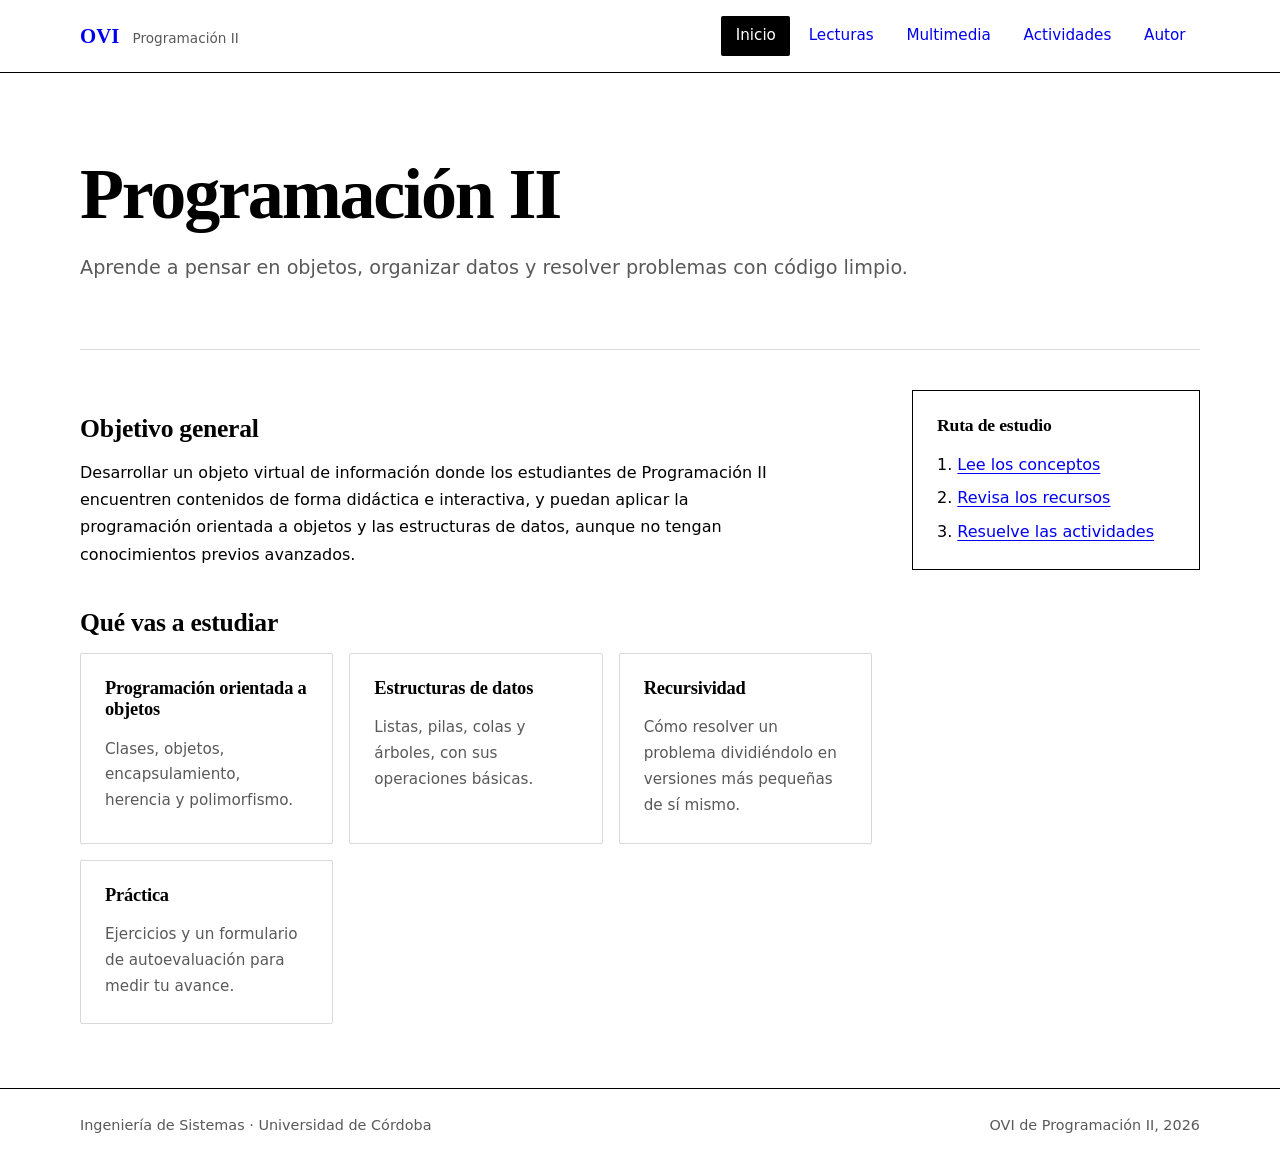
<file: index.html>
<!DOCTYPE html>
<html lang="es">
<head>
  <meta charset="UTF-8">
  <meta name="viewport" content="width=device-width, initial-scale=1">
  <title>Inicio</title>
  <link rel="stylesheet" href="css/style.css">
</head>
<body>
  <a class="skip" href="#main">Saltar al contenido</a>
  <header class="site-header">
    <div class="container header__inner flex flex--between flex--wrap">
      <a class="brand" href="index.html">OVI <small>Programación II</small></a>
      <nav aria-label="Principal"><ul class="nav">
<li><a href="index.html" aria-current="page">Inicio</a></li>
<li><a href="lecturas.html">Lecturas</a><ul class="submenu"><li><a href="lectura-poo.html">Introducción a la POO</a></li><li><a href="lectura-clases-objetos.html">Clases y objetos</a></li><li><a href="lectura-herencia-polimorfismo.html">Herencia y polimorfismo</a></li><li><a href="lectura-estructuras-datos.html">Estructuras de datos</a></li><li><a href="lectura-recursividad.html">Recursividad</a></li></ul></li>
<li><a href="multimedia.html">Multimedia</a></li>
<li><a href="actividades.html">Actividades</a></li>
<li><a href="autores.html">Autor</a></li>
</ul></nav>
    </div>
  </header>
  <main id="main" class="container">

<section class="hero">
  <h1>Programación II</h1>
  <p class="lead">Aprende a pensar en objetos, organizar datos y resolver problemas con código limpio.</p>
</section>
<div class="layout">
  <div class="content">
    <article>
      <h2>Objetivo general</h2>
      <p>Desarrollar un objeto virtual de información donde los estudiantes de Programación II encuentren contenidos de forma didáctica e interactiva, y puedan aplicar la programación orientada a objetos y las estructuras de datos, aunque no tengan conocimientos previos avanzados.</p>
    </article>
    <section aria-labelledby="temas">
      <h2 id="temas">Qué vas a estudiar</h2>
      <ul class="grid-cards">
        <li class="card"><h3>Programación orientada a objetos</h3><p>Clases, objetos, encapsulamiento, herencia y polimorfismo.</p></li>
        <li class="card"><h3>Estructuras de datos</h3><p>Listas, pilas, colas y árboles, con sus operaciones básicas.</p></li>
        <li class="card"><h3>Recursividad</h3><p>Cómo resolver un problema dividiéndolo en versiones más pequeñas de sí mismo.</p></li>
        <li class="card"><h3>Práctica</h3><p>Ejercicios y un formulario de autoevaluación para medir tu avance.</p></li>
      </ul>
    </section>
  </div>
  <aside class="sidebar" aria-labelledby="ruta">
    <h2 id="ruta">Ruta de estudio</h2>
    <ol>
      <li><a href="lecturas.html">Lee los conceptos</a></li>
      <li><a href="multimedia.html">Revisa los recursos</a></li>
      <li><a href="actividades.html">Resuelve las actividades</a></li>
    </ol>
  </aside>
</div>
  </main>
  <footer class="site-footer">
    <div class="container footer__inner flex flex--between">
      <p>Ingeniería de Sistemas · Universidad de Córdoba</p>
      <p>OVI de Programación II, 2026</p>
    </div>
  </footer>
</body>
</html>
</file>
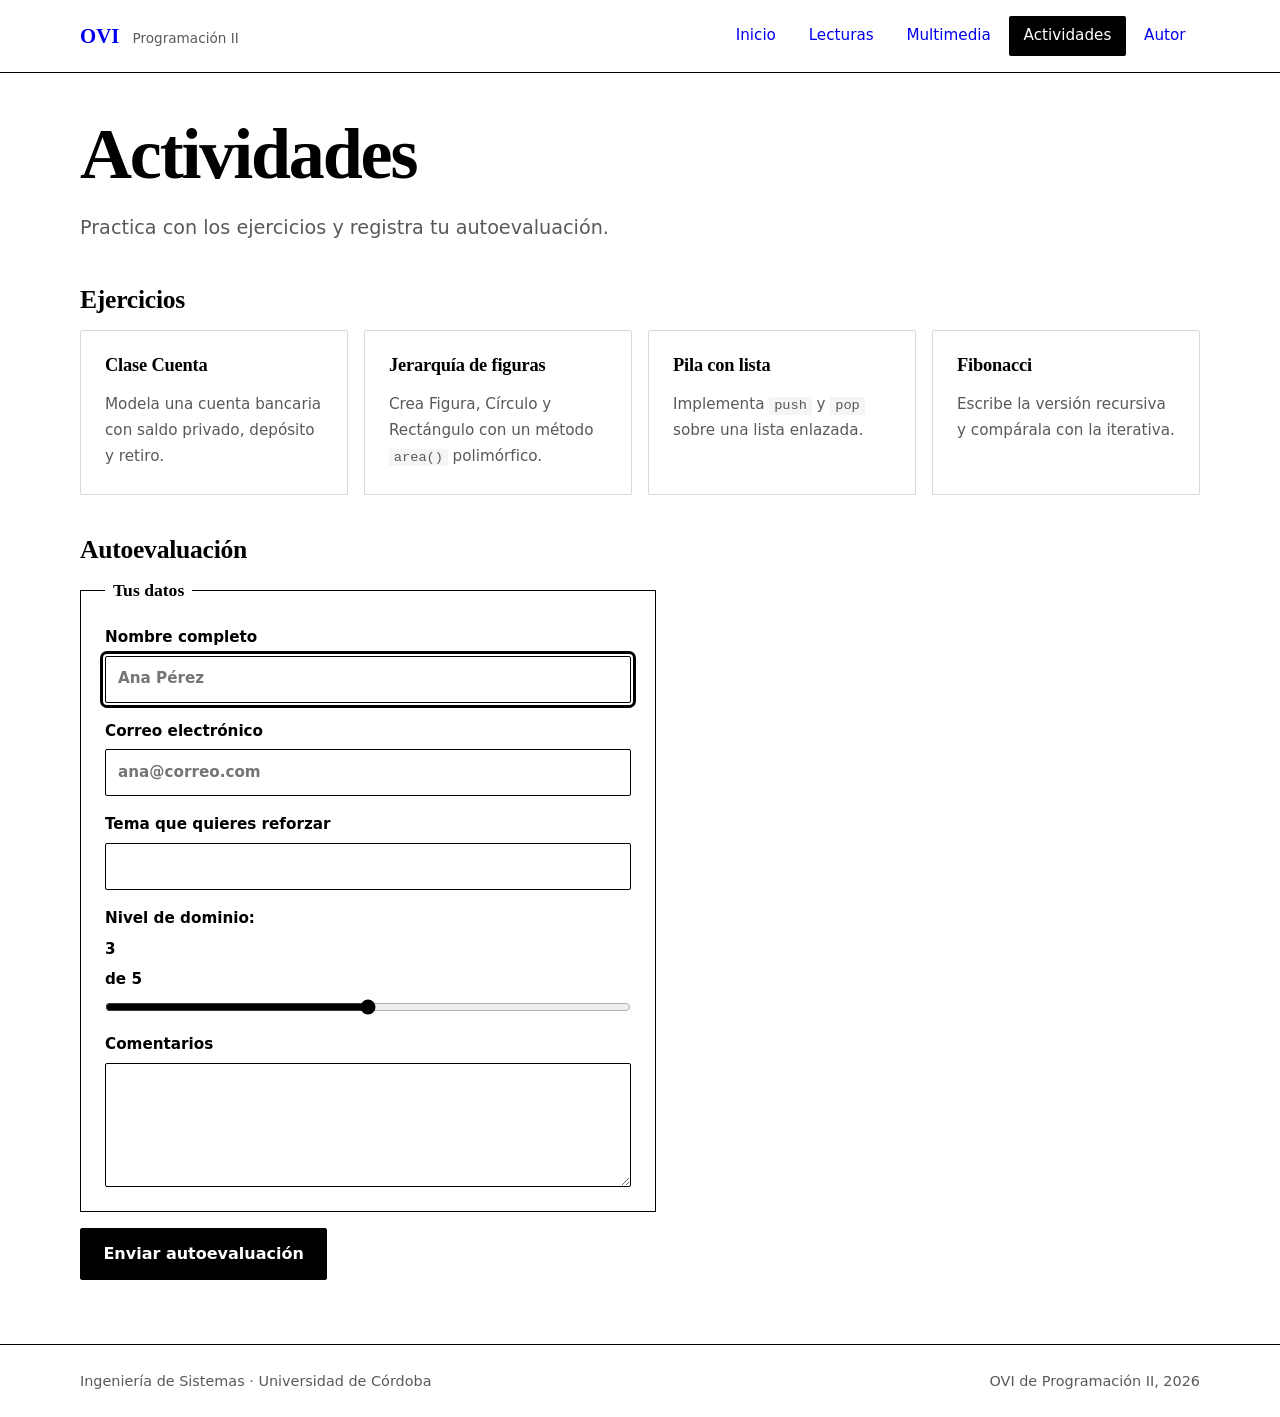
<file: actividades.html>
<!DOCTYPE html>
<html lang="es">
<head>
  <meta charset="UTF-8">
  <meta name="viewport" content="width=device-width, initial-scale=1">
  <title>Actividades</title>
  <link rel="stylesheet" href="css/style.css">
</head>
<body>
  <a class="skip" href="#main">Saltar al contenido</a>
  <header class="site-header">
    <div class="container header__inner flex flex--between flex--wrap">
      <a class="brand" href="../index.html">OVI <small>Programación II</small></a>
      <nav aria-label="Principal"><ul class="nav">
        <li><a href="index.html">Inicio</a></li>
        <li><a href="lecturas.html">Lecturas</a><ul class="submenu"><li><a href="lectura-poo.html">Introducción a la POO</a></li><li><a href="lectura-clases-objetos.html">Clases y objetos</a></li><li><a href="lectura-herencia-polimorfismo.html">Herencia y polimorfismo</a></li><li><a href="lectura-estructuras-datos.html">Estructuras de datos</a></li><li><a href="lectura-recursividad.html">Recursividad</a></li></ul></li>
        <li><a href="multimedia.html">Multimedia</a></li>
        <li><a href=".actividades.html" aria-current="page">Actividades</a></li>
        <li><a href="autores.html">Autor</a></li>
        </ul></nav>
    </div>
  </header>
  <main id="main" class="container">
    <header class="page-title">
    <h1>Actividades</h1>
    <p class="lead">Practica con los ejercicios y registra tu autoevaluación.</p>
    </header>
    <div class="content">
        <section aria-labelledby="ej">
            <h2 id="ej">Ejercicios</h2>
            <ul class="grid-cards">
            <li class="card"><h3>Clase Cuenta</h3><p>Modela una cuenta bancaria con saldo privado, depósito y retiro.</p></li>
            <li class="card"><h3>Jerarquía de figuras</h3><p>Crea Figura, Círculo y Rectángulo con un método <code>area()</code> polimórfico.</p></li>
            <li class="card"><h3>Pila con lista</h3><p>Implementa <code>push</code> y <code>pop</code> sobre una lista enlazada.</p></li>
            <li class="card"><h3>Fibonacci</h3><p>Escribe la versión recursiva y compárala con la iterativa.</p></li>
            </ul>
        </section>
        <section aria-labelledby="auto">
        <h2 id="auto">Autoevaluación</h2>
        <form action="#" method="get">
            <fieldset>
                <legend>Tus datos</legend>
                <label>Nombre completo<input type="text" name="nombre" placeholder="Ana Pérez" required autofocus></label>
                <label>Correo electrónico<input type="email" name="correo" placeholder="ana@correo.com" required></label>
                <label>Tema que quieres reforzar<input type="text" name="tema" list="temas" required></label>
                <datalist id="temas"><option value="Clases y objetos"><option value="Herencia"><option value="Polimorfismo"><option value="Pilas y colas"><option value="Recursividad"></datalist>
                <label>Nivel de dominio: <output id="nv">3</output> de 5<input type="range" name="nivel" min="1" max="5" value="3" oninput="nv.value=this.value"></label>
                <label>Comentarios<textarea name="comentarios" rows="4"></textarea></label>
            </fieldset>
            <button type="submit">Enviar autoevaluación</button>
            </form>
  </section>
</div>
  </main>
  <footer class="site-footer">
    <div class="container footer__inner flex flex--between">
      <p>Ingeniería de Sistemas · Universidad de Córdoba</p>
      <p>OVI de Programación II, 2026</p>
    </div>
  </footer>
</body>
</html>
</file>
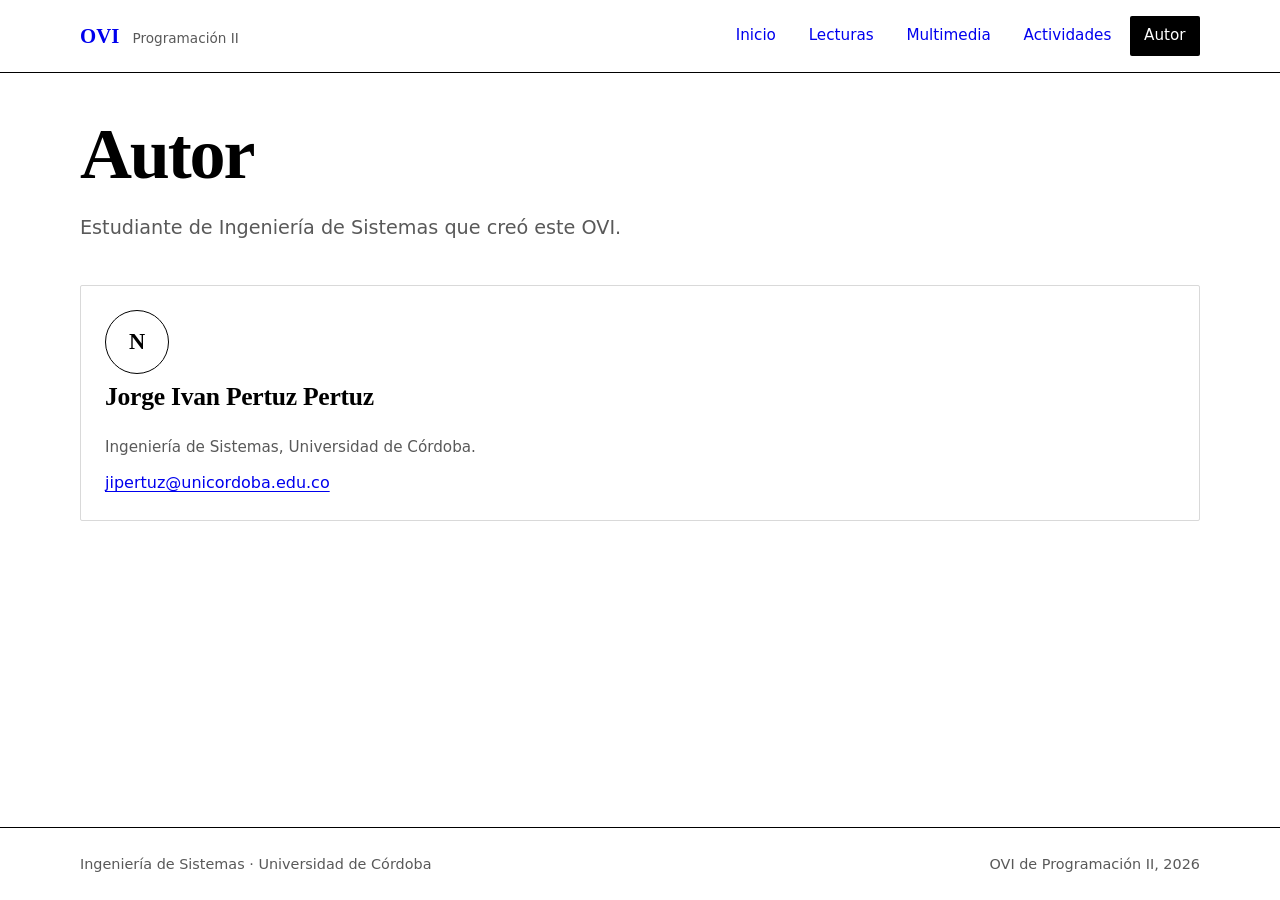
<file: autores.html>
<!DOCTYPE html>
<html lang="es">
<head>
  <meta charset="UTF-8">
  <meta name="viewport" content="width=device-width, initial-scale=1">
  <title>Autor</title>
  <link rel="stylesheet" href="css/style.css">
</head>
<body>
  <a class="skip" href="#main">Saltar al contenido</a>
  <header class="site-header">
    <div class="container header__inner flex flex--between flex--wrap">
      <a class="brand" href="../index.html">OVI <small>Programación II</small></a>
      <nav aria-label="Principal"><ul class="nav">
        <li><a href="index.html">Inicio</a></li>
        <li><a href="lecturas.html">Lecturas</a><ul class="submenu"><li><a href="lectura-poo.html">Introducción a la POO</a></li><li><a href="lectura-clases-objetos.html">Clases y objetos</a></li><li><a href="lectura-herencia-polimorfismo.html">Herencia y polimorfismo</a></li><li><a href="lectura-estructuras-datos.html">Estructuras de datos</a></li><li><a href="lectura-recursividad.html">Recursividad</a></li></ul></li>
        <li><a href="multimedia.html">Multimedia</a></li>
        <li><a href="actividades.html">Actividades</a></li>
        <li><a href="autores.html" aria-current="page">Autor</a></li>
        </ul></nav>
    </div>
  </header>
  <main id="main" class="container">
    <header class="page-title">
        <h1>Autor</h1>
        <p class="lead">Estudiante de Ingeniería de Sistemas que creó este OVI.</p>
    </header>
    <ul class="grid-cards">
    <li class="card card--author"><span class="avatar" aria-hidden="true">N</span><h2>Jorge Ivan Pertuz Pertuz</h2><p>Ingeniería de Sistemas, Universidad de Córdoba.</p><a href="mailto:correo@ejemplo.com">jipertuz@unicordoba.edu.co</a></li>
    </ul>
  </main>
  <footer class="site-footer">
    <div class="container footer__inner flex flex--between">
      <p>Ingeniería de Sistemas · Universidad de Córdoba</p>
      <p>OVI de Programación II, 2026</p>
    </div>
  </footer>
</body>
</html>
</file>
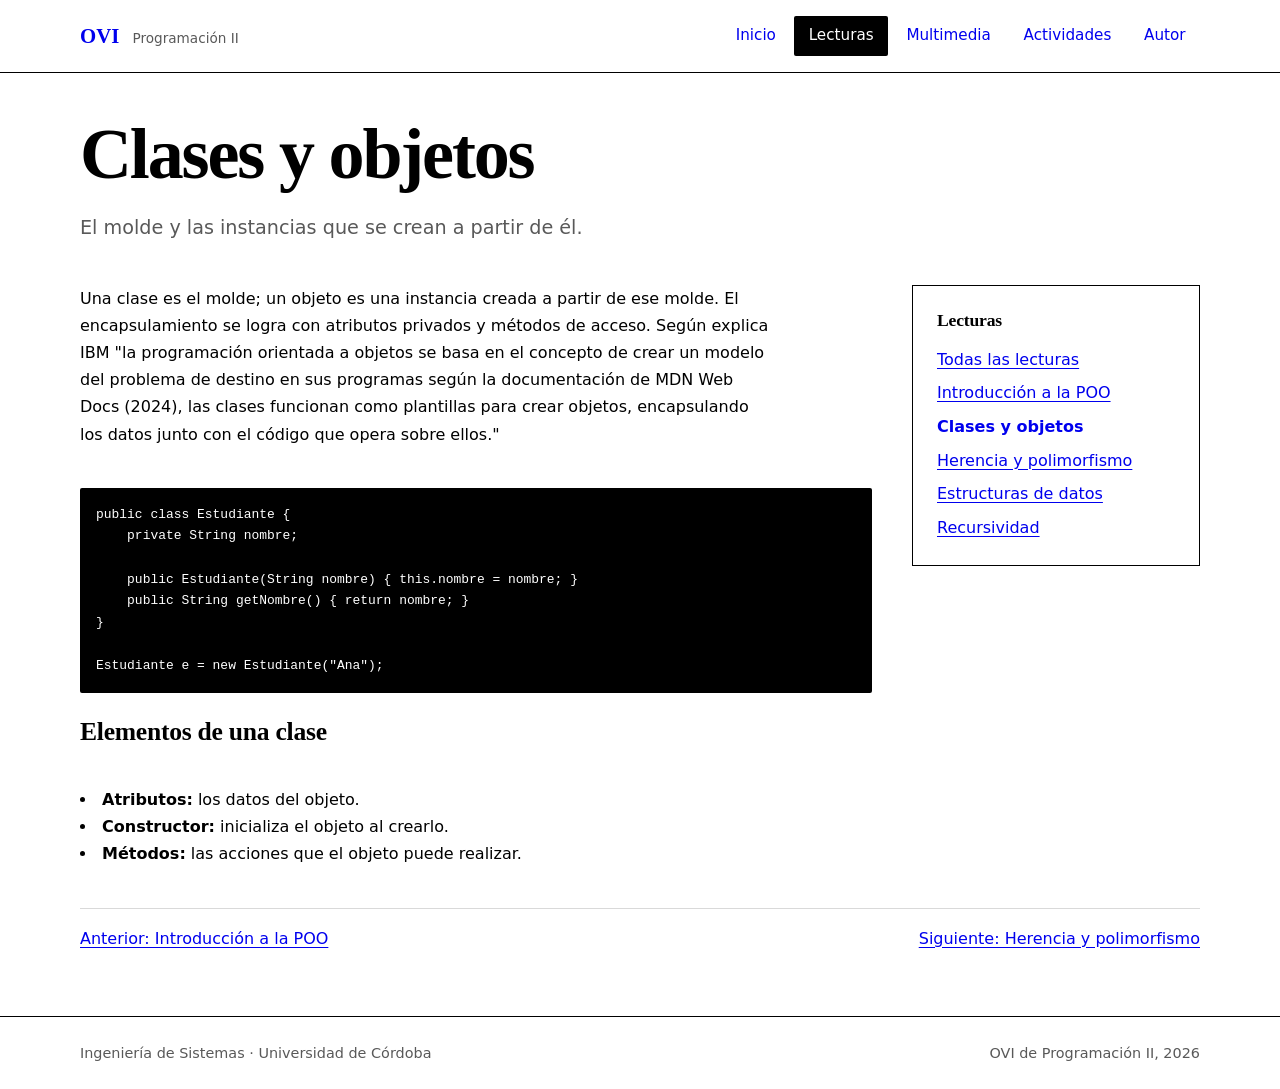
<file: lectura-clases-objetos.html>
<!DOCTYPE html>
<html lang="es">
<head>
  <meta charset="UTF-8">
  <meta name="viewport" content="width=device-width, initial-scale=1">
  <title>Clases y objetos</title>
  <link rel="stylesheet" href="css/style.css">
</head>
<body>
  <a class="skip" href="#main">Saltar al contenido</a>
  <header class="site-header">
    <div class="container header__inner flex flex--between flex--wrap">
      <a class="brand" href="../index.html">OVI <small>Programación II</small></a>
      <nav aria-label="Principal"><ul class="nav">
<li><a href="index.html">Inicio</a></li>
<li><a href="lecturas.html" aria-current="page">Lecturas</a><ul class="submenu"><li><a href="lectura-poo.html">Introducción a la POO</a></li><li><a href="lectura-clases-objetos.html">Clases y objetos</a></li><li><a href="lectura-herencia-polimorfismo.html">Herencia y polimorfismo</a></li><li><a href="lectura-estructuras-datos.html">Estructuras de datos</a></li><li><a href="lectura-recursividad.html">Recursividad</a></li></ul></li>
<li><a href="multimedia.html">Multimedia</a></li>
<li><a href="actividades.html">Actividades</a></li>
<li><a href="autores.html">Autor</a></li>
</ul></nav>
    </div>
  </header>
  <main id="main" class="container">
<header class="page-title"><h1>Clases y objetos</h1><p class="lead">El molde y las instancias que se crean a partir de él.</p></header><div class="layout"><article class="content">
<p>Una clase es el molde; un objeto es una instancia creada a partir de ese molde. El encapsulamiento se logra con atributos privados y métodos de acceso. Según explica IBM "la programación orientada a objetos se basa en el concepto de crear un modelo del problema de destino en sus programas según la documentación de MDN Web Docs (2024), las clases funcionan como plantillas para crear objetos, encapsulando los datos junto con el código que opera sobre ellos."</p>
<pre><code>public class Estudiante {
    private String nombre;

    public Estudiante(String nombre) { this.nombre = nombre; }
    public String getNombre() { return nombre; }
}

Estudiante e = new Estudiante("Ana");</code></pre>
<h2>Elementos de una clase</h2>
<ul><li><strong>Atributos:</strong> los datos del objeto.</li><li><strong>Constructor:</strong> inicializa el objeto al crearlo.</li><li><strong>Métodos:</strong> las acciones que el objeto puede realizar.</li></ul></article><aside class="sidebar" aria-labelledby="lst"><h2 id="lst">Lecturas</h2><ul><li><a href="lecturas.html">Todas las lecturas</a></li><li><a href="lectura-poo.html">Introducción a la POO</a></li><li><a href="lectura-clases-objetos.html" aria-current="page">Clases y objetos</a></li><li><a href="lectura-herencia-polimorfismo.html">Herencia y polimorfismo</a></li><li><a href="lectura-estructuras-datos.html">Estructuras de datos</a></li><li><a href="lectura-recursividad.html">Recursividad</a></li></ul></aside></div><nav class="pager flex flex--between flex--wrap" aria-label="Navegación entre lecturas"><a href="lectura-poo.html" rel="prev">Anterior: Introducción a la POO</a><a href="lectura-herencia-polimorfismo.html" rel="next">Siguiente: Herencia y polimorfismo</a></nav>
  </main>
  <footer class="site-footer">
    <div class="container footer__inner flex flex--between">
      <p>Ingeniería de Sistemas · Universidad de Córdoba</p>
      <p>OVI de Programación II, 2026</p>
    </div>
  </footer>
</body>
</html>
</file>
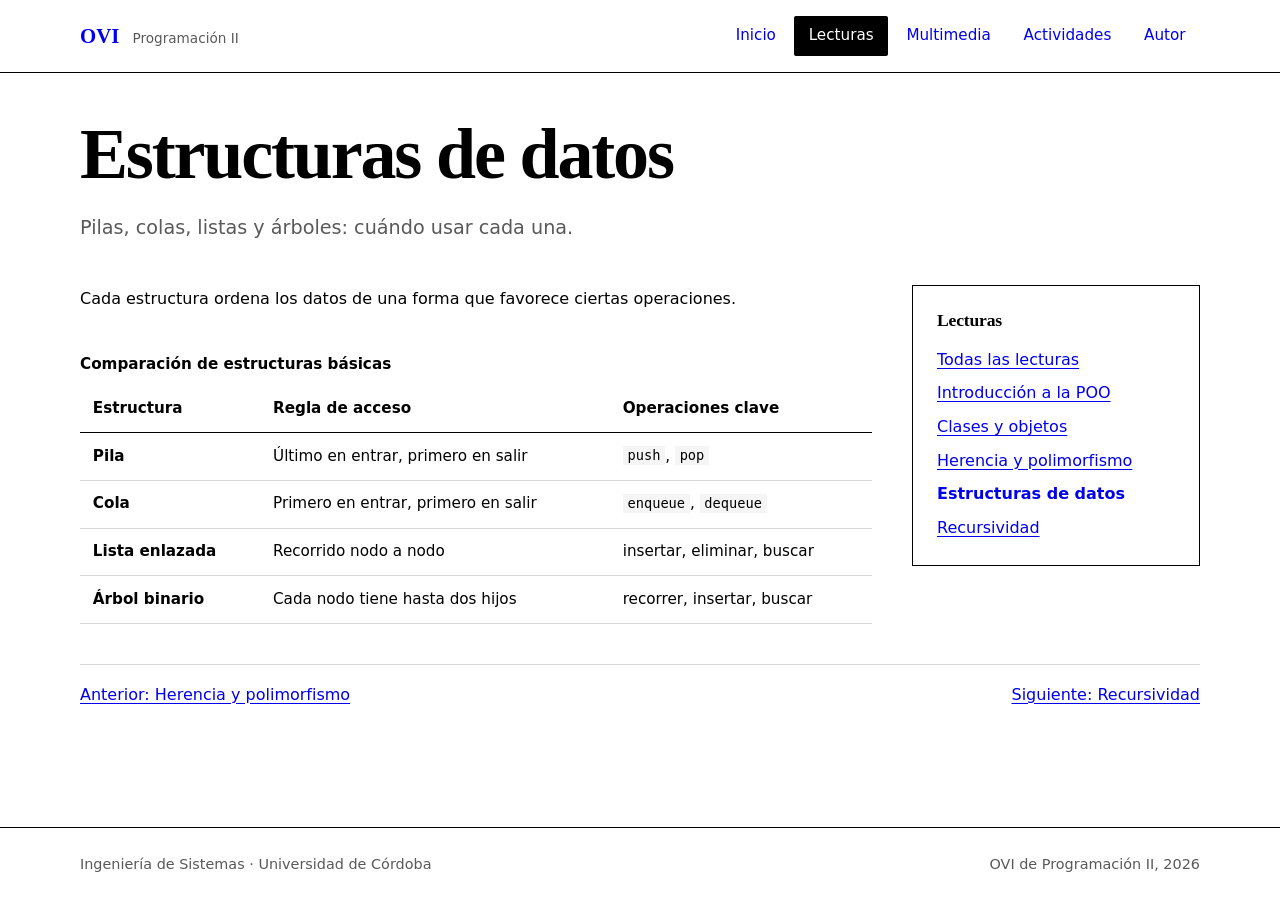
<file: lectura-estructuras-datos.html>
<!DOCTYPE html>
<html lang="es">
<head>
  <meta charset="UTF-8">
  <meta name="viewport" content="width=device-width, initial-scale=1">
  <title>Estructuras de datos</title>
  <link rel="stylesheet" href="css/style.css">
</head>
<body>
  <a class="skip" href="#main">Saltar al contenido</a>
  <header class="site-header">
    <div class="container header__inner flex flex--between flex--wrap">
      <a class="brand" href="../index.html">OVI <small>Programación II</small></a>
      <nav aria-label="Principal"><ul class="nav">
<li><a href="index.html">Inicio</a></li>
<li><a href="lecturas.html" aria-current="page">Lecturas</a><ul class="submenu"><li><a href="lectura-poo.html">Introducción a la POO</a></li><li><a href="lectura-clases-objetos.html">Clases y objetos</a></li><li><a href="lectura-herencia-polimorfismo.html">Herencia y polimorfismo</a></li><li><a href="lectura-estructuras-datos.html">Estructuras de datos</a></li><li><a href="lectura-recursividad.html">Recursividad</a></li></ul></li>
<li><a href="multimedia.html">Multimedia</a></li>
<li><a href="actividades.html">Actividades</a></li>
<li><a href="autores.html">Autor</a></li>
</ul></nav>
    </div>
  </header>
  <main id="main" class="container">
<header class="page-title"><h1>Estructuras de datos</h1><p class="lead">Pilas, colas, listas y árboles: cuándo usar cada una.</p></header><div class="layout"><article class="content">
<p>Cada estructura ordena los datos de una forma que favorece ciertas operaciones.</p>
<div class="table-wrap"><table>
<caption>Comparación de estructuras básicas</caption>
<thead><tr><th scope="col">Estructura</th><th scope="col">Regla de acceso</th><th scope="col">Operaciones clave</th></tr></thead>
<tbody>
<tr><th scope="row">Pila</th><td>Último en entrar, primero en salir</td><td><code>push</code>, <code>pop</code></td></tr>
<tr><th scope="row">Cola</th><td>Primero en entrar, primero en salir</td><td><code>enqueue</code>, <code>dequeue</code></td></tr>
<tr><th scope="row">Lista enlazada</th><td>Recorrido nodo a nodo</td><td>insertar, eliminar, buscar</td></tr>
<tr><th scope="row">Árbol binario</th><td>Cada nodo tiene hasta dos hijos</td><td>recorrer, insertar, buscar</td></tr>
</tbody></table></div></article><aside class="sidebar" aria-labelledby="lst"><h2 id="lst">Lecturas</h2><ul><li><a href="lecturas.html">Todas las lecturas</a></li><li><a href="lectura-poo.html">Introducción a la POO</a></li><li><a href="lectura-clases-objetos.html">Clases y objetos</a></li><li><a href="lectura-herencia-polimorfismo.html">Herencia y polimorfismo</a></li><li><a href="lectura-estructuras-datos.html" aria-current="page">Estructuras de datos</a></li><li><a href="lectura-recursividad.html">Recursividad</a></li></ul></aside></div><nav class="pager flex flex--between flex--wrap" aria-label="Navegación entre lecturas"><a href="lectura-herencia-polimorfismo.html" rel="prev">Anterior: Herencia y polimorfismo</a><a href="lectura-recursividad.html" rel="next">Siguiente: Recursividad</a></nav>
  </main>
  <footer class="site-footer">
    <div class="container footer__inner flex flex--between">
      <p>Ingeniería de Sistemas · Universidad de Córdoba</p>
      <p>OVI de Programación II, 2026</p>
    </div>
  </footer>
</body>
</html>
</file>
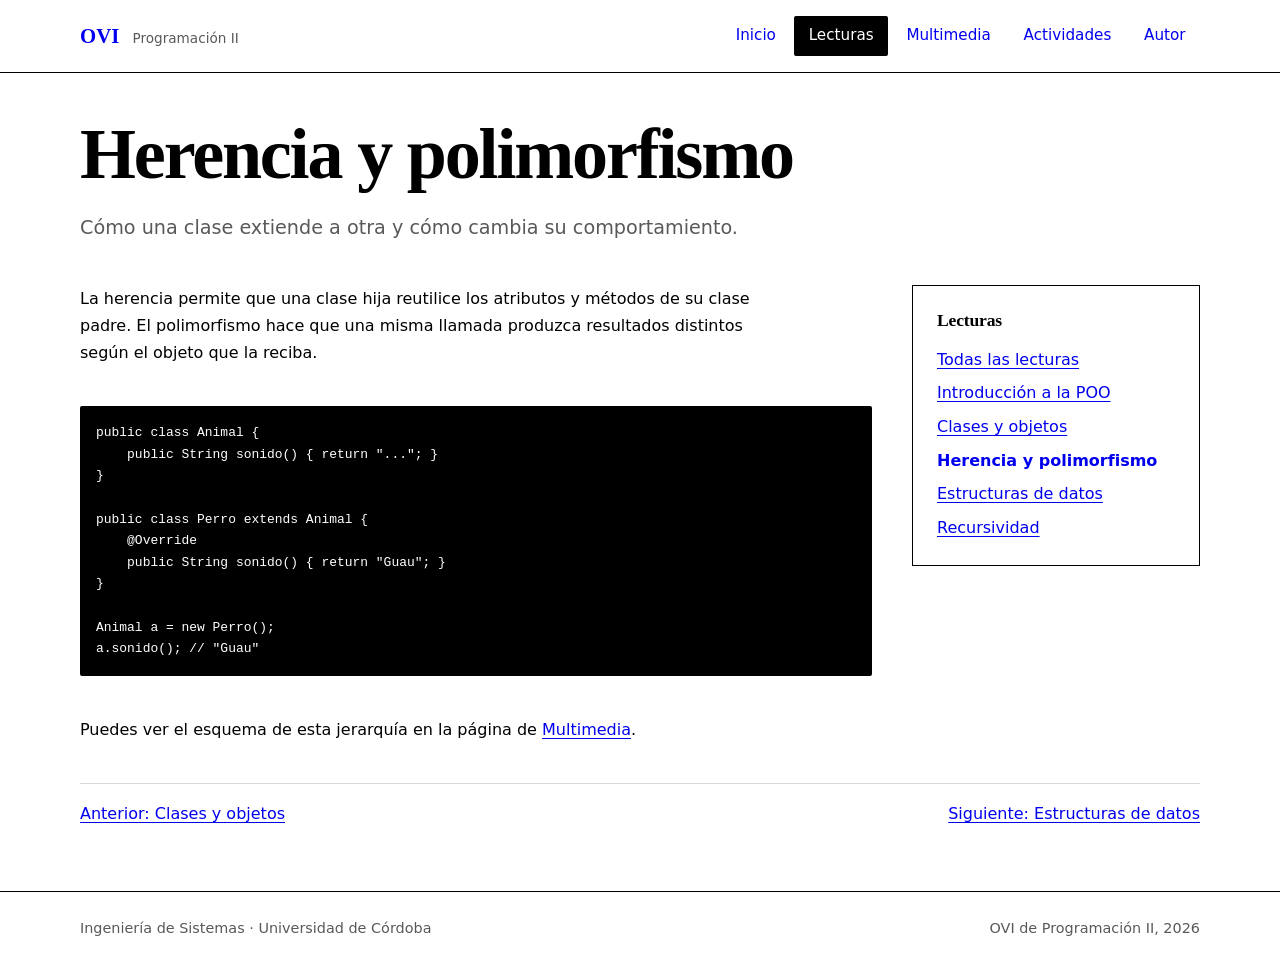
<file: lectura-herencia-polimorfismo.html>
<!DOCTYPE html>
<html lang="es">
<head>
  <meta charset="UTF-8">
  <meta name="viewport" content="width=device-width, initial-scale=1">
  <title>Herencia y polimorfismo</title>
  <link rel="stylesheet" href="css/style.css">
</head>
<body>
  <a class="skip" href="#main">Saltar al contenido</a>
  <header class="site-header">
    <div class="container header__inner flex flex--between flex--wrap">
      <a class="brand" href="../index.html">OVI <small>Programación II</small></a>
      <nav aria-label="Principal"><ul class="nav">
<li><a href="index.html">Inicio</a></li>
<li><a href="lecturas.html" aria-current="page">Lecturas</a><ul class="submenu"><li><a href="lectura-poo.html">Introducción a la POO</a></li><li><a href="lectura-clases-objetos.html">Clases y objetos</a></li><li><a href="lectura-herencia-polimorfismo.html">Herencia y polimorfismo</a></li><li><a href="lectura-estructuras-datos.html">Estructuras de datos</a></li><li><a href="lectura-recursividad.html">Recursividad</a></li></ul></li>
<li><a href="multimedia.html">Multimedia</a></li>
<li><a href="actividades.html">Actividades</a></li>
<li><a href="pages/autores.html">Autor</a></li>
</ul></nav>
    </div>
  </header>
  <main id="main" class="container">
<header class="page-title"><h1>Herencia y polimorfismo</h1><p class="lead">Cómo una clase extiende a otra y cómo cambia su comportamiento.</p></header><div class="layout"><article class="content">
<p>La herencia permite que una clase hija reutilice los atributos y métodos de su clase padre. El polimorfismo hace que una misma llamada produzca resultados distintos según el objeto que la reciba.</p>
<pre><code>public class Animal {
    public String sonido() { return "..."; }
}

public class Perro extends Animal {
    @Override
    public String sonido() { return "Guau"; }
}

Animal a = new Perro();
a.sonido(); // "Guau"</code></pre>
<p>Puedes ver el esquema de esta jerarquía en la página de <a href="multimedia.html">Multimedia</a>.</p></article><aside class="sidebar" aria-labelledby="lst"><h2 id="lst">Lecturas</h2><ul><li><a href="lecturas.html">Todas las lecturas</a></li><li><a href="lectura-poo.html">Introducción a la POO</a></li><li><a href="lectura-clases-objetos.html">Clases y objetos</a></li><li><a href="lectura-herencia-polimorfismo.html" aria-current="page">Herencia y polimorfismo</a></li><li><a href="lectura-estructuras-datos.html">Estructuras de datos</a></li><li><a href="lectura-recursividad.html">Recursividad</a></li></ul></aside></div><nav class="pager flex flex--between flex--wrap" aria-label="Navegación entre lecturas"><a href="lectura-clases-objetos.html" rel="prev">Anterior: Clases y objetos</a><a href="lectura-estructuras-datos.html" rel="next">Siguiente: Estructuras de datos</a></nav>
  </main>
  <footer class="site-footer">
    <div class="container footer__inner flex flex--between">
      <p>Ingeniería de Sistemas · Universidad de Córdoba</p>
      <p>OVI de Programación II, 2026</p>
    </div>
  </footer>
</body>
</html>
</file>
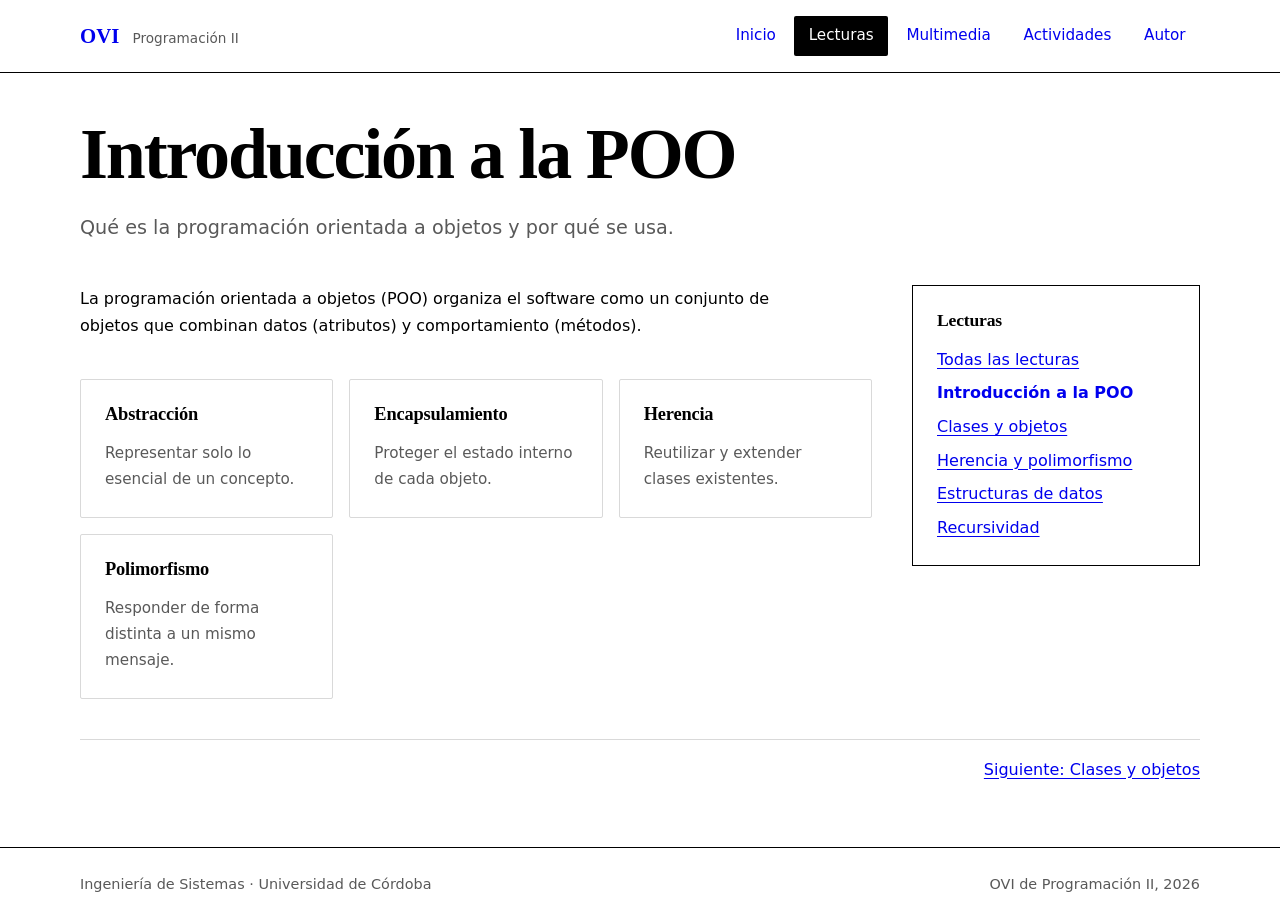
<file: lectura-poo.html>
<!DOCTYPE html>
<html lang="es">
<head>
  <meta charset="UTF-8">
  <meta name="viewport" content="width=device-width, initial-scale=1">
  <title>Introducción a la POO</title>
  <link rel="stylesheet" href="css/style.css">
</head>
<body>
  <a class="skip" href="#main">Saltar al contenido</a>
  <header class="site-header">
    <div class="container header__inner flex flex--between flex--wrap">
      <a class="brand" href="../index.html">OVI <small>Programación II</small></a>
      <nav aria-label="Principal"><ul class="nav">
        <li><a href="index.html">Inicio</a></li>
        <li><a href="lecturas.html" aria-current="page">Lecturas</a><ul class="submenu"><li><a href="lectura-poo.html">Introducción a la POO</a></li><li><a href="lectura-clases-objetos.html">Clases y objetos</a></li><li><a href="lectura-herencia-polimorfismo.html">Herencia y polimorfismo</a></li><li><a href="lectura-estructuras-datos.html">Estructuras de datos</a></li><li><a href="lectura-recursividad.html">Recursividad</a></li></ul></li>
        <li><a href="multimedia.html">Multimedia</a></li>
        <li><a href="actividades.html">Actividades</a></li>
        <li><a href="/autores.html">Autor</a></li>
        </ul></nav>
    </div>
  </header>
  <main id="main" class="container">
    <header class="page-title">
        <h1>Introducción a la POO</h1>
        <p class="lead">Qué es la programación orientada a objetos y por qué se usa.</p>
    </header>
    <div class="layout">
        <article class="content">
            <p>La programación orientada a objetos (POO) organiza el software como un conjunto de objetos que combinan datos (atributos) y comportamiento (métodos).</p>
                <ul class="grid-cards">
                    <li class="card"><h3>Abstracción</h3><p>Representar solo lo esencial de un concepto.</p></li>
                    <li class="card"><h3>Encapsulamiento</h3><p>Proteger el estado interno de cada objeto.</p></li>
                    <li class="card"><h3>Herencia</h3><p>Reutilizar y extender clases existentes.</p></li>
                    <li class="card"><h3>Polimorfismo</h3><p>Responder de forma distinta a un mismo mensaje.</p></li>
                </ul>
        </article>
        <aside class="sidebar" aria-labelledby="lst">
            <h2 id="lst">Lecturas</h2>
            <ul>
                <li><a href="lecturas.html">Todas las lecturas</a></li>
                <li><a href="lectura-poo.html" aria-current="page">Introducción a la POO</a></li>
                <li><a href="lectura-clases-objetos.html">Clases y objetos</a></li>
                <li><a href="lectura-herencia-polimorfismo.html">Herencia y polimorfismo</a></li><li><a href="lectura-estructuras-datos.html">Estructuras de datos</a></li>
                <li><a href="lectura-recursividad.html">Recursividad</a></li>
            </ul>
    </aside>
    </div>
        <nav class="pager flex flex--between flex--wrap" aria-label="Navegación entre lecturas">
            <span></span><a href="lectura-clases-objetos.html" rel="next">Siguiente: Clases y objetos</a>
        </nav>
  </main>
  <footer class="site-footer">
    <div class="container footer__inner flex flex--between">
      <p>Ingeniería de Sistemas · Universidad de Córdoba</p>
      <p>OVI de Programación II, 2026</p>
    </div>
  </footer>
</body>
</html>
</file>
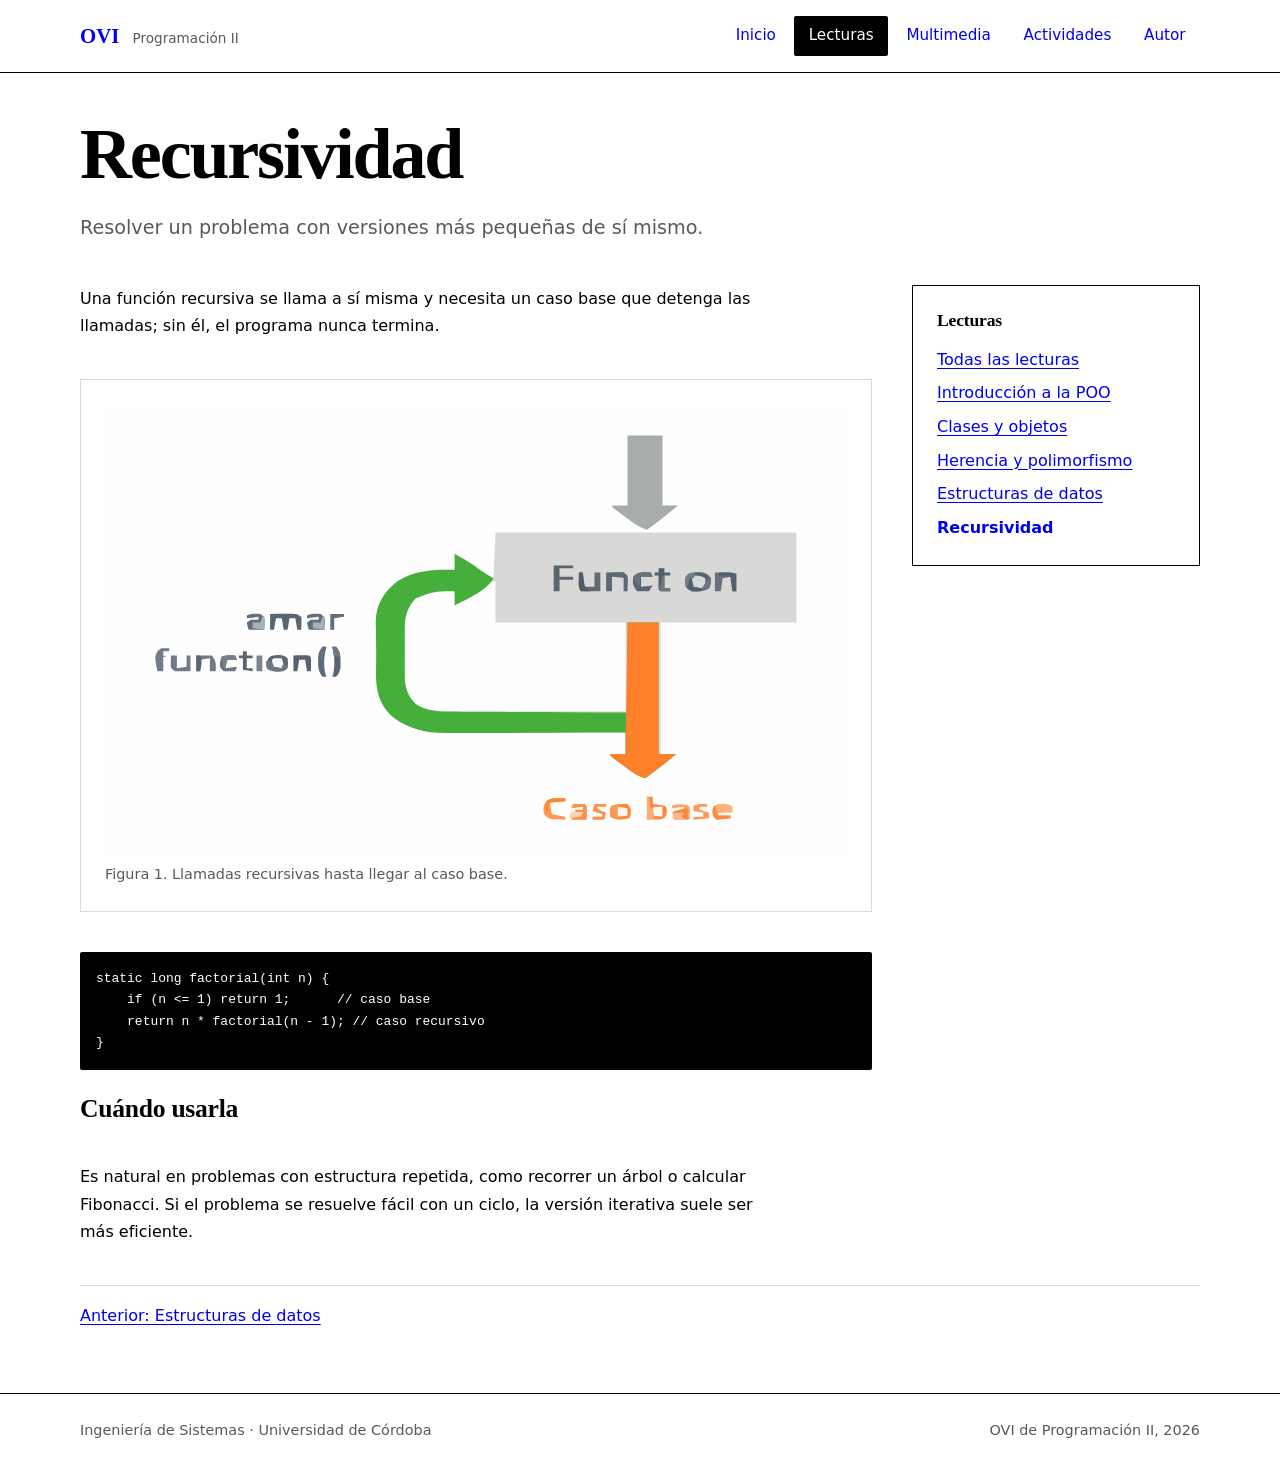
<file: lectura-recursividad.html>
<!DOCTYPE html>
<html lang="es">
<head>
  <meta charset="UTF-8">
  <meta name="viewport" content="width=device-width, initial-scale=1">
  <title>Recursividad</title>
  <link rel="stylesheet" href="css/style.css">
</head>
<body>
  <a class="skip" href="#main">Saltar al contenido</a>
  <header class="site-header">
    <div class="container header__inner flex flex--between flex--wrap">
      <a class="brand" href="../index.html">OVI <small>Programación II</small></a>
      <nav aria-label="Principal"><ul class="nav">
<li><a href="index.html">Inicio</a></li>
<li><a href="lecturas.html" aria-current="page">Lecturas</a><ul class="submenu"><li><a href="lectura-poo.html">Introducción a la POO</a></li><li><a href="lectura-clases-objetos.html">Clases y objetos</a></li><li><a href="lectura-herencia-polimorfismo.html">Herencia y polimorfismo</a></li><li><a href="lectura-estructuras-datos.html">Estructuras de datos</a></li><li><a href="lectura-recursividad.html">Recursividad</a></li></ul></li>
<li><a href="multimedia.html">Multimedia</a></li>
<li><a href="actividades.html">Actividades</a></li>
<li><a href="autores.html">Autor</a></li>
</ul></nav>
    </div>
  </header>
  <main id="main" class="container">
<header class="page-title"><h1>Recursividad</h1><p class="lead">Resolver un problema con versiones más pequeñas de sí mismo.</p></header><div class="layout"><article class="content">
<p>Una función recursiva se llama a sí misma y necesita un caso base que detenga las llamadas; sin él, el programa nunca termina.</p>
<figure class="media">
<img src="img/recursividad.svg" alt="Ilustración del funcionamiento de la recursividad" width="800" height="450" loading="lazy">
<figcaption>Figura 1. Llamadas recursivas hasta llegar al caso base.</figcaption>
</figure>
<pre><code>static long factorial(int n) {
    if (n &lt;= 1) return 1;      // caso base
    return n * factorial(n - 1); // caso recursivo
}</code></pre>
<h2>Cuándo usarla</h2>
<p>Es natural en problemas con estructura repetida, como recorrer un árbol o calcular Fibonacci. Si el problema se resuelve fácil con un ciclo, la versión iterativa suele ser más eficiente.</p></article><aside class="sidebar" aria-labelledby="lst"><h2 id="lst">Lecturas</h2><ul><li><a href="lecturas.html">Todas las lecturas</a></li><li><a href="lectura-poo.html">Introducción a la POO</a></li><li><a href="lectura-clases-objetos.html">Clases y objetos</a></li><li><a href="lectura-herencia-polimorfismo.html">Herencia y polimorfismo</a></li><li><a href="lectura-estructuras-datos.html">Estructuras de datos</a></li><li><a href="lectura-recursividad.html" aria-current="page">Recursividad</a></li></ul></aside></div><nav class="pager flex flex--between flex--wrap" aria-label="Navegación entre lecturas"><a href="lectura-estructuras-datos.html" rel="prev">Anterior: Estructuras de datos</a><span></span></nav>
  </main>
  <footer class="site-footer">
    <div class="container footer__inner flex flex--between">
      <p>Ingeniería de Sistemas · Universidad de Córdoba</p>
      <p>OVI de Programación II, 2026</p>
    </div>
  </footer>
</body>
</html>
</file>
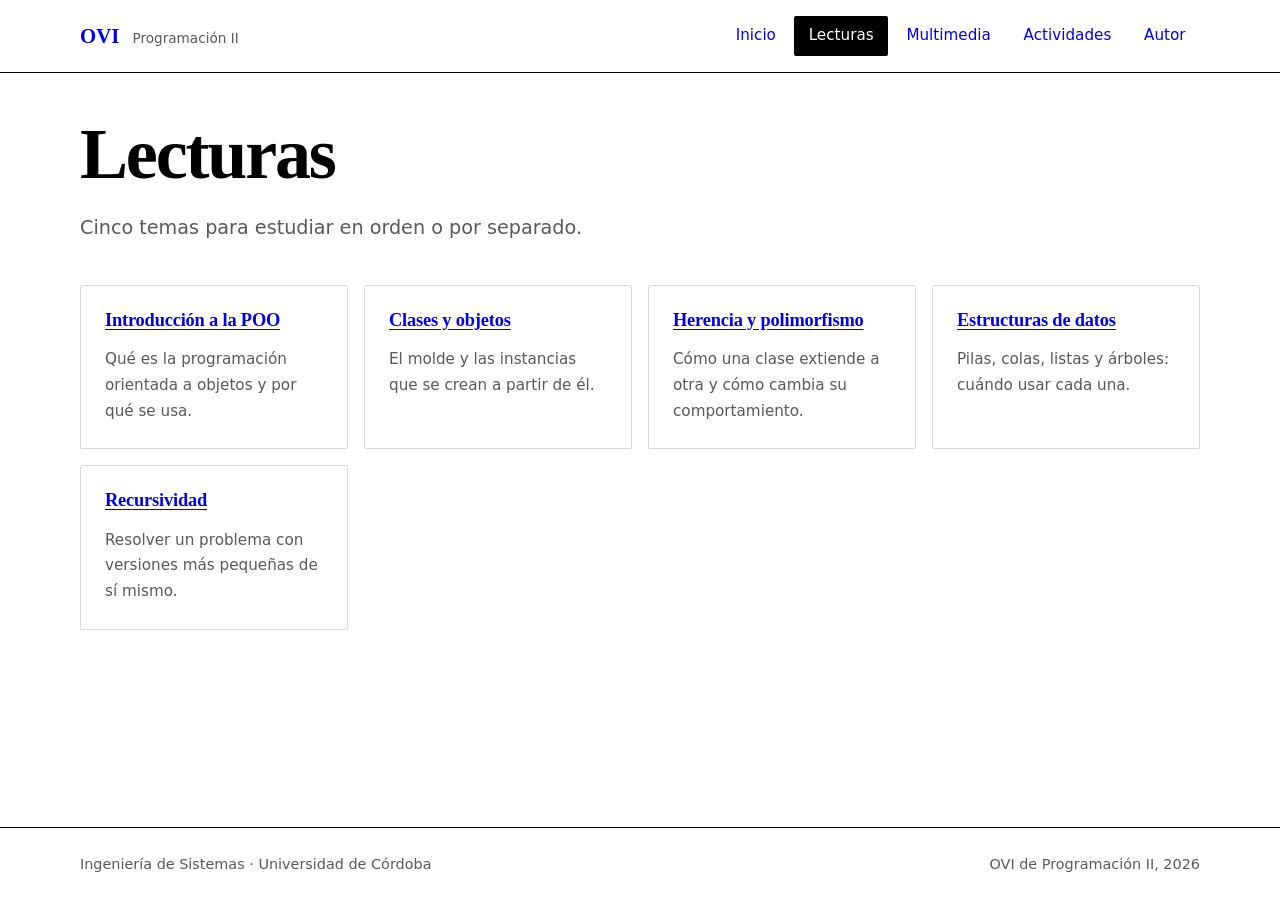
<file: lecturas.html>
<!DOCTYPE html>
<html lang="en">
<head>
    <meta charset="UTF-8">
    <meta name="viewport" content="width=device-width, initial-scale=1.0">
    <title>Lecturas</title>
    <link rel="stylesheet" href="css/style.css">
</head>
<body>
    <a class="skip" href="#main">Saltar al contenido</a>
    <header class="site-header">
        <div class="container header__inner flex flex--between flex--wrap">
            <a class="brand" href="../index.html">OVI <small>Programación II</small></a>
            <nav aria-label="Principal"><ul class="nav">
            <li><a href="index.html">Inicio</a></li>
            <li><a href="lecturas.html" aria-current="page">Lecturas</a><ul class="submenu"><li><a href="lectura-poo.html">Introducción a la POO</a></li><li><a href="lectura-clases-objetos.html">Clases y objetos</a></li><li><a href="lectura-herencia-polimorfismo.html">Herencia y polimorfismo</a></li><li><a href="lectura-estructuras-datos.html">Estructuras de datos</a></li><li><a href="lectura-recursividad.html">Recursividad</a></li></ul></li>
            <li><a href="multimedia.html">Multimedia</a></li>
            <li><a href="actividades.html">Actividades</a></li>
            <li><a href="autores.html">Autor</a></li>
            </ul></nav>
        </div>
    </header>
    <main id="main" class="container">
        <header class="page-title"><h1>Lecturas</h1><p class="lead">Cinco temas para estudiar en orden o por separado.</p></header><ul class="grid-cards"><li class="card"><h3><a href="lectura-poo.html">Introducción a la POO</a></h3><p>Qué es la programación orientada a objetos y por qué se usa.</p></li><li class="card"><h3><a href="lectura-clases-objetos.html">Clases y objetos</a></h3><p>El molde y las instancias que se crean a partir de él.</p></li><li class="card"><h3><a href="lectura-herencia-polimorfismo.html">Herencia y polimorfismo</a></h3><p>Cómo una clase extiende a otra y cómo cambia su comportamiento.</p></li><li class="card"><h3><a href="lectura-estructuras-datos.html">Estructuras de datos</a></h3><p>Pilas, colas, listas y árboles: cuándo usar cada una.</p></li><li class="card"><h3><a href="lectura-recursividad.html">Recursividad</a></h3><p>Resolver un problema con versiones más pequeñas de sí mismo.</p></li></ul>
    </main>
    <footer class="site-footer">
        <div class="container footer__inner flex flex--between">
            <p>Ingeniería de Sistemas · Universidad de Córdoba</p>
            <p>OVI de Programación II, 2026</p>
        </div>
    </footer>
</body>
</html>
</file>
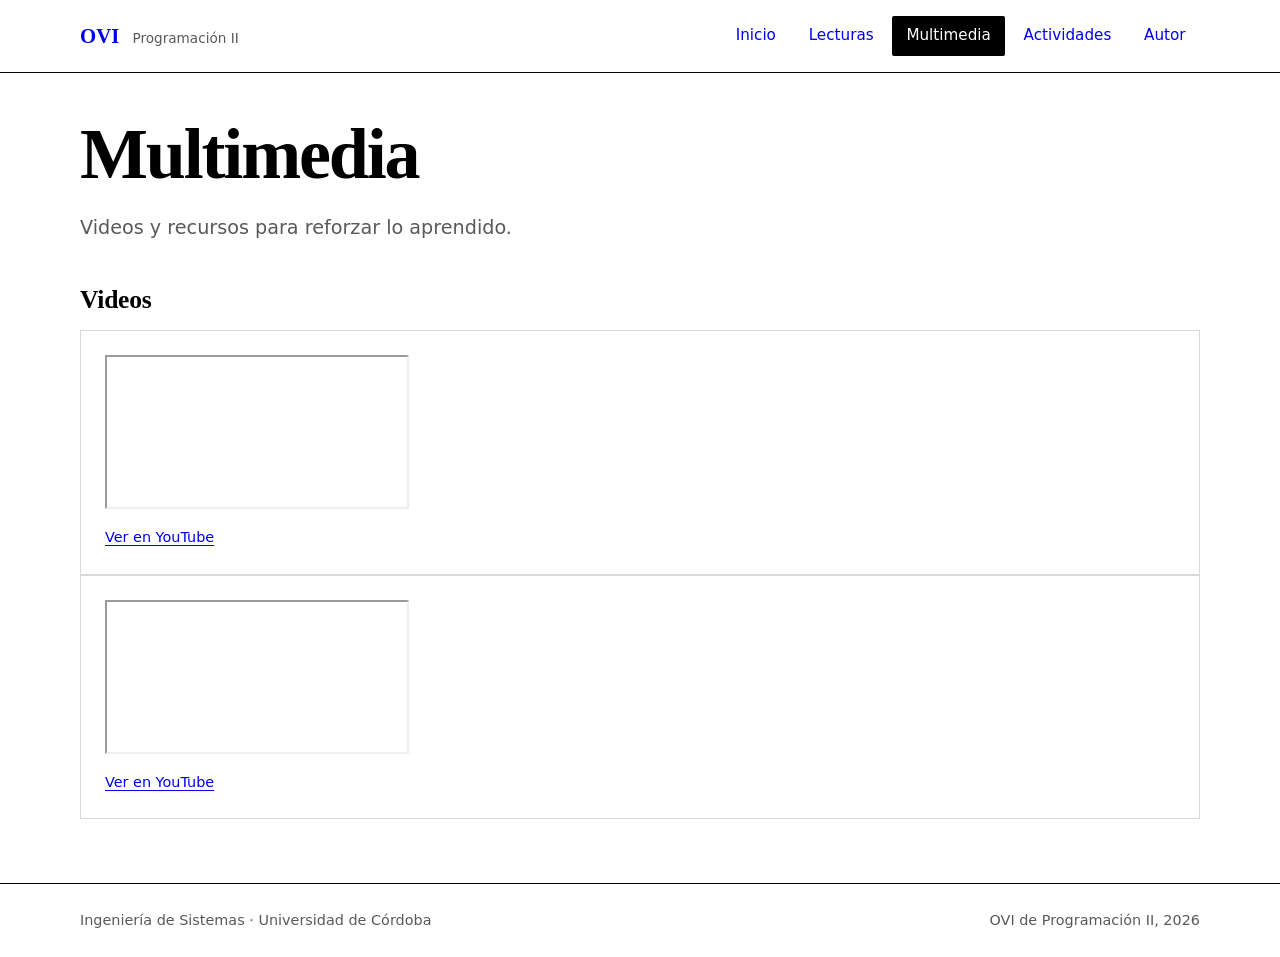
<file: multimedia.html>
<!DOCTYPE html>
<html lang="es">
<head>
  <meta charset="UTF-8">
  <meta name="viewport" content="width=device-width, initial-scale=1">
  <title>Multimedia</title>
  <link rel="stylesheet" href="css/style.css">
</head>
<body>
  <a class="skip" href="#main">Saltar al contenido</a>
  <header class="site-header">
    <div class="container header__inner flex flex--between flex--wrap">
      <a class="brand" href="index.html">OVI <small>Programación II</small></a>
      <nav aria-label="Principal"><ul class="nav">
        <li><a href="index.html">Inicio</a></li>
        <li><a href="lecturas.html">Lecturas</a><ul class="submenu"><li><a href="lectura-poo.html">Introducción a la POO</a></li><li><a href="lectura-clases-objetos.html">Clases y objetos</a></li><li><a href="lectura-herencia-polimorfismo.html">Herencia y polimorfismo</a></li><li><a href="lectura-estructuras-datos.html">Estructuras de datos</a></li><li><a href="lectura-recursividad.html">Recursividad</a></li></ul></li>
        <li><a href="multimedia.html" aria-current="page">Multimedia</a></li>
        <li><a href="actividades.html">Actividades</a></li>
        <li><a href="autores.html">Autor</a></li>
        </ul></nav>
    </div>
  </header>
  <main id="main" class="container">
    <header class="page-title">
        <h1>Multimedia</h1>
         <p class="lead">Videos y recursos para reforzar lo aprendido.</p>
    </header>
    <div class="content">
       <section aria-labelledby="vid">
    <h2 id="vid">Videos</h2>
    <div class="grid-videos">
      <figure>
        <iframe class="video" src="https://www.youtube-nocookie.com/embed/pqZ04TT15PQ" title="Video de apoyo 1 de Programación II" loading="lazy" referrerpolicy="strict-origin-when-cross-origin" allowfullscreen></iframe>
        <figcaption><a href="https://www.youtube.com/watch?v=pqZ04TT15PQ&pp=ygUZb3JkZW5hbWllbnRvIGJ1cmJ1amEgamF2YQ%3D%3D" target="_blank" rel="noopener">Ver en YouTube</a></figcaption>
      </figure>
      <figure>
        <iframe class="video" src="https://www.youtube-nocookie.com/embed/qk67wS7WYxo" title="Video de apoyo 2 de Programación II" loading="lazy" referrerpolicy="strict-origin-when-cross-origin" allowfullscreen></iframe>
        <figcaption><a href="https://www.youtube.com/watch?v=qk67wS7WYxo" target="_blank" rel="noopener">Ver en YouTube</a></figcaption>
      </figure>
    </div>
  </section>
</div>
  </main>
  <footer class="site-footer">
    <div class="container footer__inner flex flex--between">
      <p>Ingeniería de Sistemas · Universidad de Córdoba</p>
      <p>OVI de Programación II, 2026</p>
    </div>
  </footer>
</body>
</html>
</file>
<file: css/style.css>
@import "variables.css";
@import "minxins.css";
@import "modules/header.css";
@import "modules/layout.css";
@import "modules/components.css";
@import "modules/forms.css";
@import "modules/footer.css";

body{font:1rem/1.7 var(--f-sans);color:var(--c-fg);background:var(--c-bg);min-height:100vh;display:grid;grid-template-rows:auto 1fr auto}
h1,h2,h3{font-family:var(--f-serif);font-weight:700;line-height:1.15;letter-spacing:-.01em}
h1{font-size:clamp(2.4rem,7vw,4.5rem);letter-spacing:-.03em}
h2{font-size:1.6rem;margin-bottom:var(--s-2)}
h3{font-size:1.15rem;margin-bottom:var(--s-1)}
p{max-width:68ch}
a{text-underline-offset:3px}
:focus-visible{outline:3px solid var(--c-fg);outline-offset:2px}
@media (prefers-reduced-motion:reduce){*{transition:none!important}}
</file>
